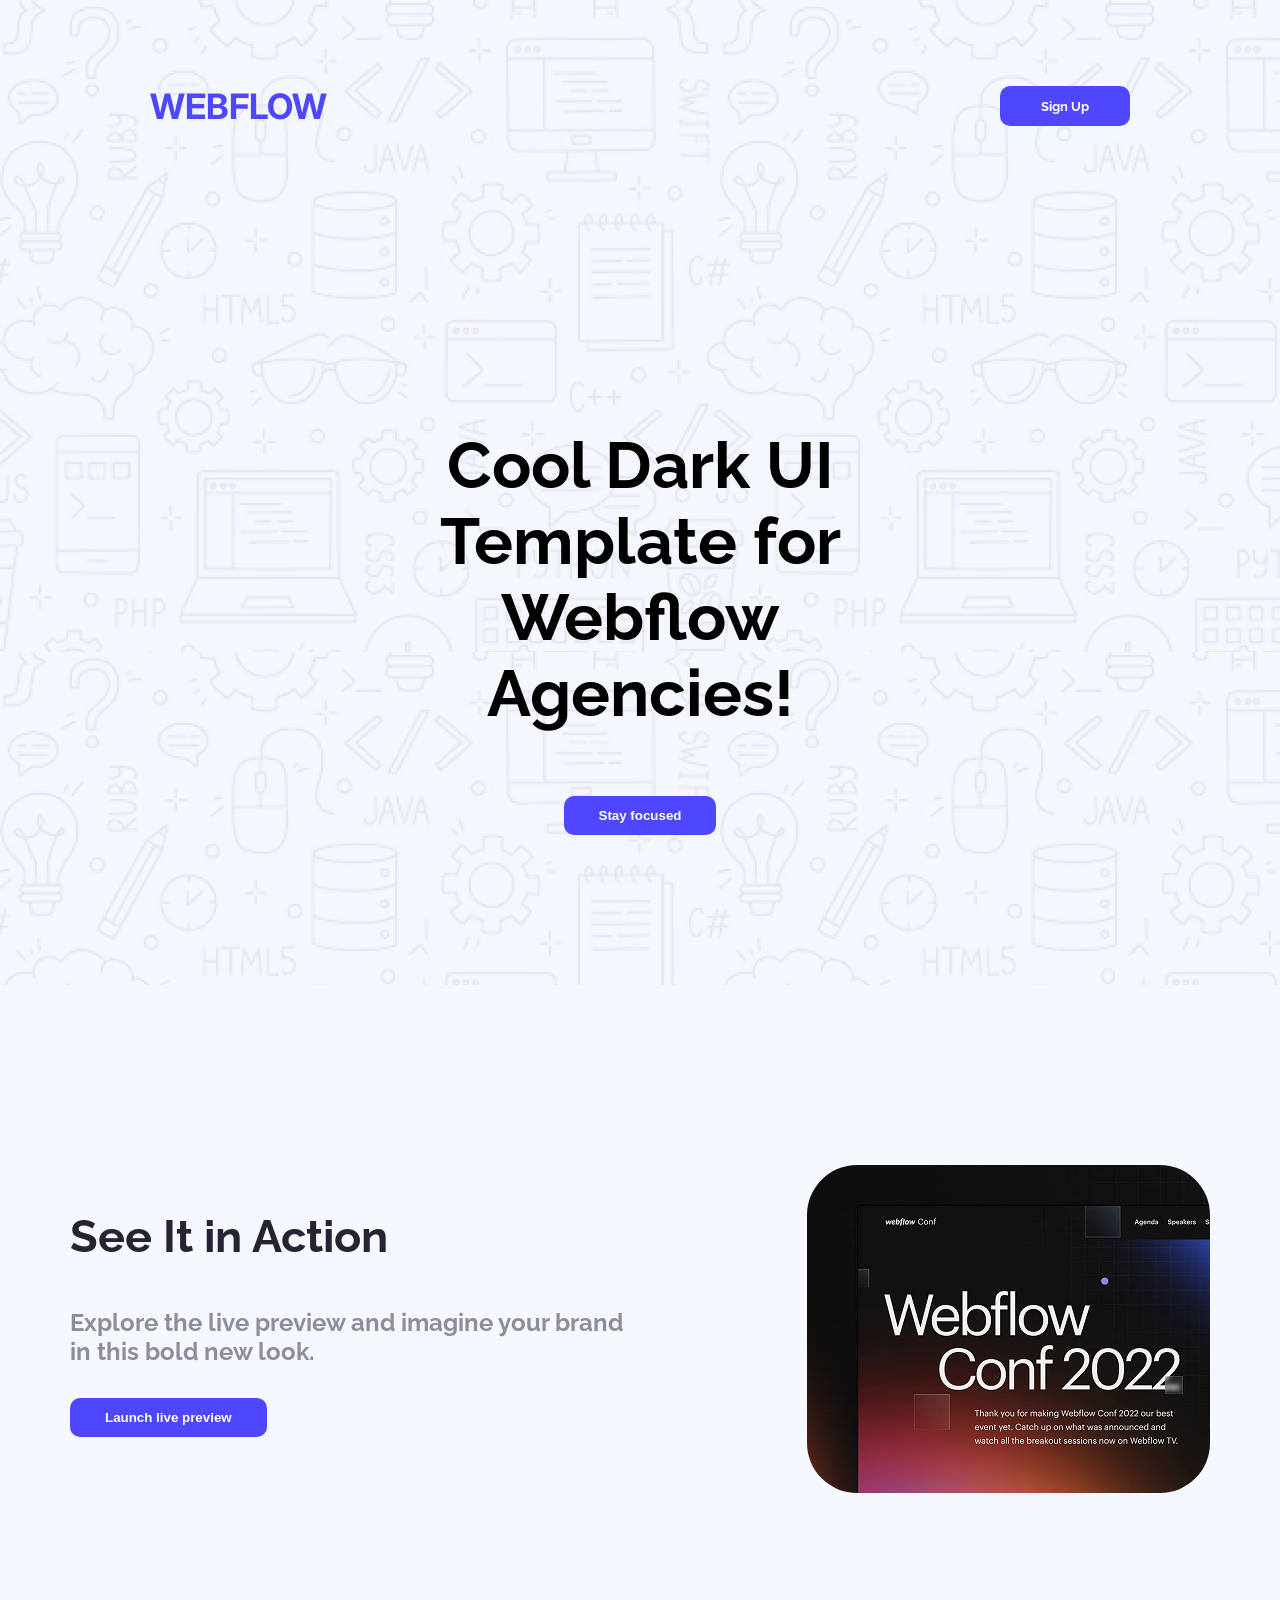
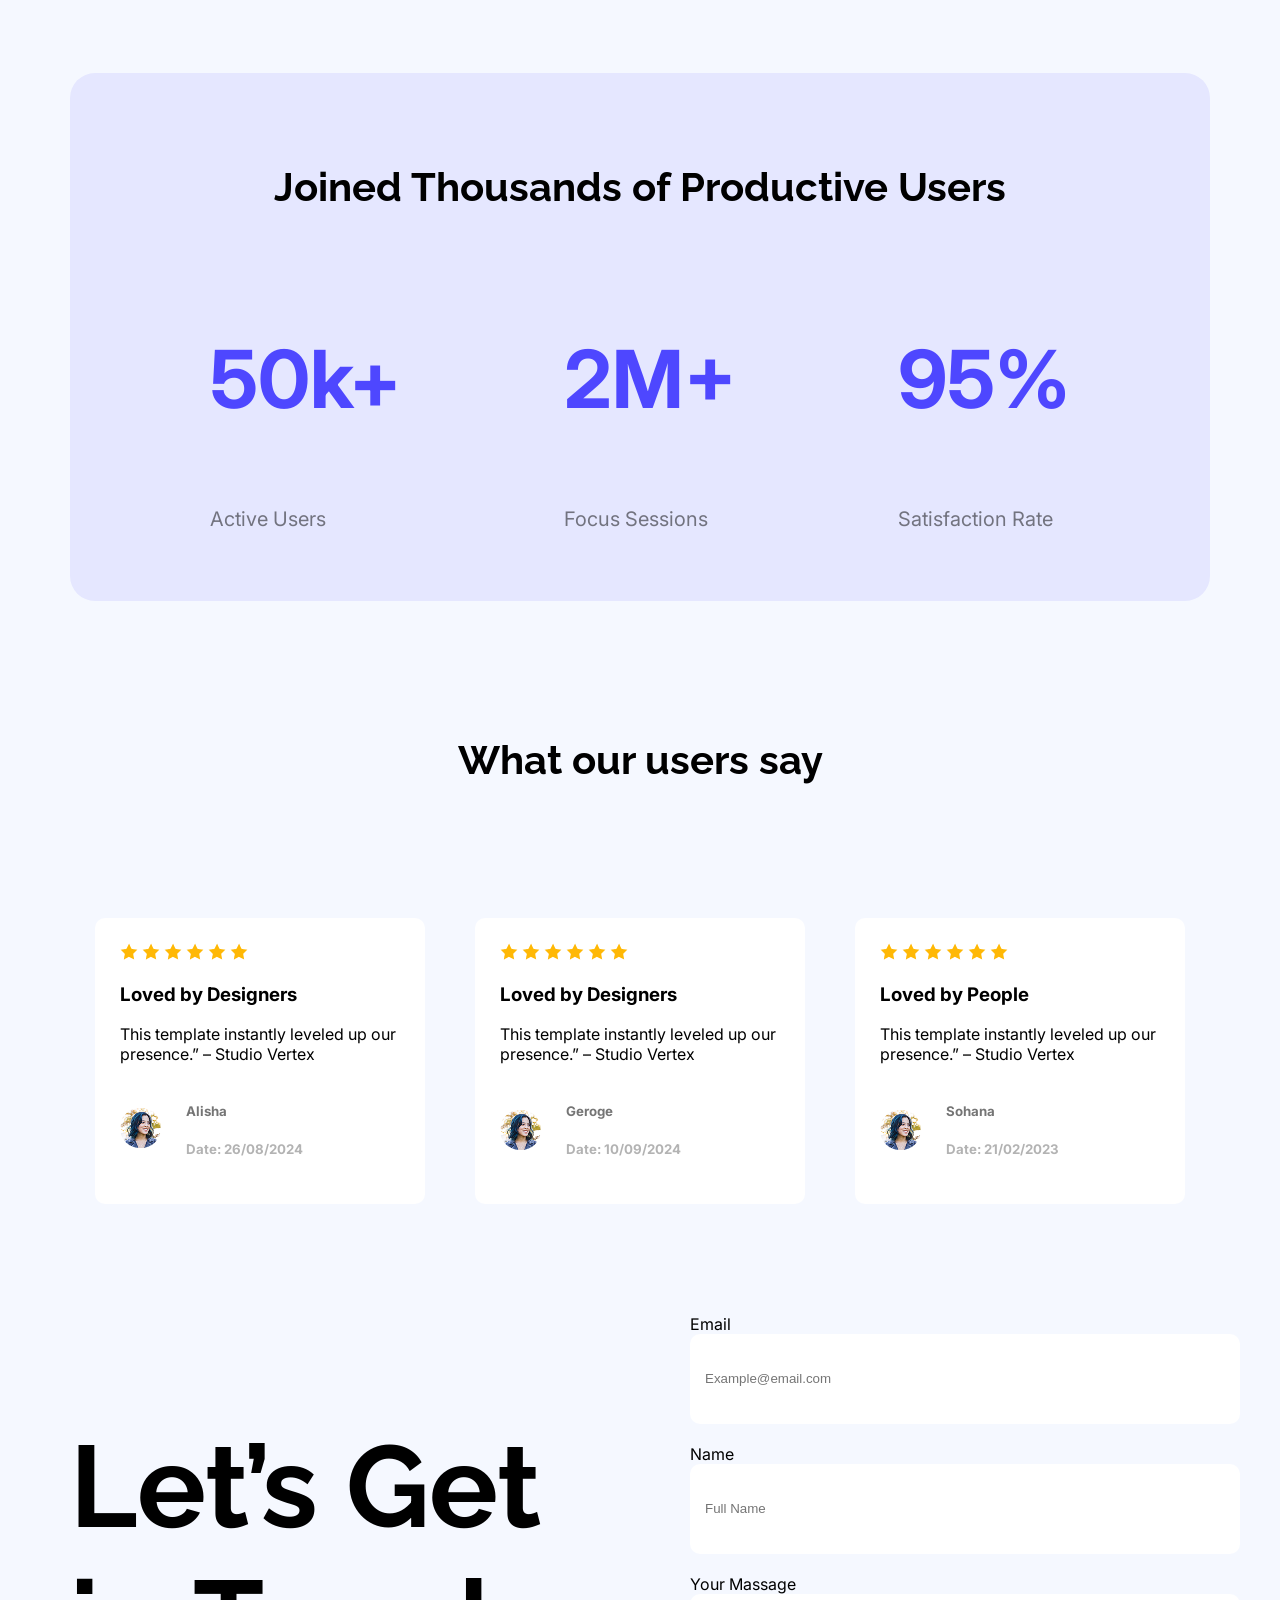
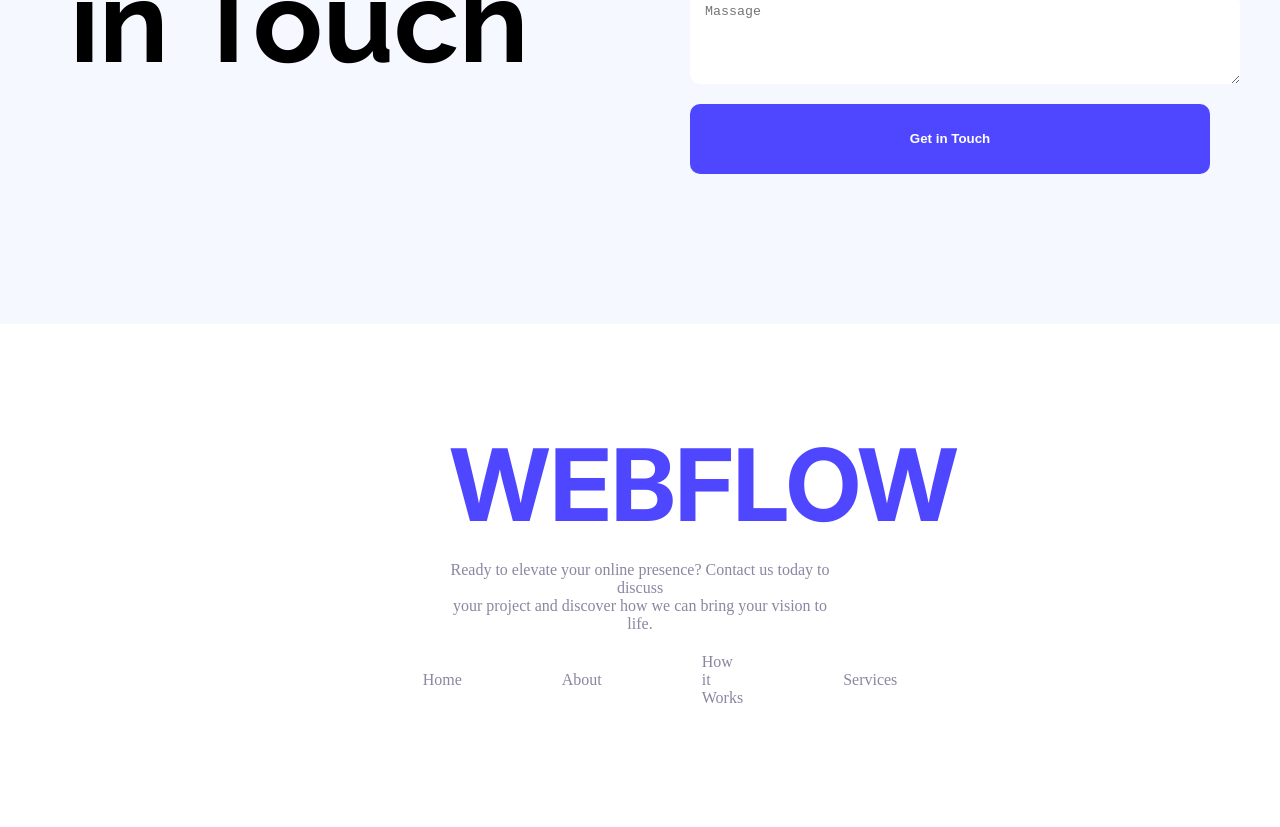
<file: index.html>
<!DOCTYPE html>
<html lang="en">
<head>
    <meta charset="UTF-8">
    <meta name="viewport" content="width=device-width, initial-scale=1.0">
    <!-- Inter FONT-->
    <link rel="preconnect" href="https://fonts.googleapis.com">
    <link rel="preconnect" href="https://fonts.gstatic.com" crossorigin>
    <link href="https://fonts.googleapis.com/css2?family=Inter:ital,opsz,wght@0,14..32,100..900;1,14..32,100..900&display=swap" rel="stylesheet">

    <!-- raleway FONT-->
    <link rel="preconnect" href="https://fonts.googleapis.com">
    <link rel="preconnect" href="https://fonts.gstatic.com" crossorigin>
    <link href="https://fonts.googleapis.com/css2?family=Raleway:ital,wght@0,100..900;1,100..900&display=swap" rel="stylesheet">
    <title>Hero 1 Assignment</title>
    <link rel="stylesheet" href="styles/banner.css">
</head>
<body>
    <header class="header-bg">
        <nav>
            <h3 class="nav-tittle inter-font-one">WEBFLOW</h3>

             <button class="btn-primary  raleway-font-two btn-width">Sign Up</button>
           
        </nav>
        <!-- banner -->
         <div class="banner-container">
            <div class="baner-content">
                <h3 class="banner-tittle raleway-font-two">Cool Dark UI Template for <br>Webflow Agencies!</h3>
                <button class="btn-primary">Stay focused</button>
            </div>
         </div>
    </header>
    <!-- action section -->
     <main>
        <section class="action-container">
            <div class="action-contain">
                <h3 class="action-tittle raleway-font-two">See It in Action</h3>
                <h4 class="common-des-color raleway-font-two action-des">Explore the live preview and imagine your brand in this bold new look.</h4>
                <button class="btn-primary">Launch live preview</button>
            </div>
            <img class="action-image" src="B12A01-landing-launchpad/Assets/wc-mini.png" alt="">
        </section>
        <!-- User -->
          <section class="productive-user">
            <h3 class="productive-user-title raleway-font-two">Joined Thousands of Productive Users</h3>
            <div class="user-information">
                <div class="user-data inter-font-one">
                    <h3 class="user-data-number">50k+</h3>
                    <p class="user-data-description">Active Users</p>
                </div>
                <div class="user-data inter-font-one">
                    <h3 class="user-data-number">2M+</h3>
                    <p class="user-data-description">Focus Sessions</p>
                </div>
                <div class="user-data inter-font-one">
                    <h3 class="user-data-number">95%</h3>
                    <p class="user-data-description">Satisfaction Rate</p>
                </div>
            </div>
            </section>
            <!-- user section -->
              <section class="user-opinion">
            <h3 class="user-opinion-tittle raleway-font-two">What our users say</h3>
            <div class="user-container">
                <div class="user-content">
                    <!-- user-1 -->
                    <div class="user">
                    <div class="review-point">
                         <img src="B12A01-landing-launchpad/Assets/icon-star.png" alt="">
                         <img src="B12A01-landing-launchpad/Assets/icon-star.png" alt="">
                         <img src="B12A01-landing-launchpad/Assets/icon-star.png" alt="">
                         <img src="B12A01-landing-launchpad/Assets/icon-star.png" alt="">
                         <img src="B12A01-landing-launchpad/Assets/icon-star.png" alt="">
                         <img src="B12A01-landing-launchpad/Assets/icon-star.png" alt="">
                         </div>
                    <h3 class="user-feedback-tittle inter-font-one">Loved by Designers</h3>
                    <p class="user-feedback-des inter-font-one">This template instantly leveled up our presence.” – Studio Vertex</p>
                    <div class="user-infor">
                        <div class="img-width">
                            <img class="user-img" src="B12A01-landing-launchpad/Assets/avatar.png" alt="">
                        </div>
                        <div class="user-details">
                            <h5 class="inter-font-one user-name" >Alisha</h5>
                            <h5 class="inter-font-one user-date" >Date: 26/08/2024</h5>
                        </div>
                    </div>
                </div>
                 <!-- user-2 -->

                <div class="user">
                    <div class="review-point">
                        <img src="B12A01-landing-launchpad/Assets/icon-star.png" alt="">
                         <img src="B12A01-landing-launchpad/Assets/icon-star.png" alt="">
                         <img src="B12A01-landing-launchpad/Assets/icon-star.png" alt="">
                         <img src="B12A01-landing-launchpad/Assets/icon-star.png" alt="">
                         <img src="B12A01-landing-launchpad/Assets/icon-star.png" alt="">
                         <img src="B12A01-landing-launchpad/Assets/icon-star.png" alt="">
                         </div>
                         <h3 class="user-feedback-tittle inter-font-one">Loved by Designers</h3>
                    <p class="user-feedback-des inter-font-one">This template instantly leveled up our presence.” – Studio Vertex</p>
                    <div class="user-infor">
                        <img class="user-img" src="B12A01-landing-launchpad/Assets/avatar.png" alt="">
                        <div class="user-details">
                            <h5 class="inter-font-one user-name" >Geroge</h5>
                            <h5 class="inter-font-one user-date" >Date: 10/09/2024</h5>
                        </div>
                    </div>
                </div>
                  <!-- user-3 -->

                <div class="user">
                    <div class="review-point">
                         <img src="B12A01-landing-launchpad/Assets/icon-star.png" alt="">
                         <img src="B12A01-landing-launchpad/Assets/icon-star.png" alt="">
                         <img src="B12A01-landing-launchpad/Assets/icon-star.png" alt="">
                         <img src="B12A01-landing-launchpad/Assets/icon-star.png" alt="">
                         <img src="B12A01-landing-launchpad/Assets/icon-star.png" alt="">
                         <img src="B12A01-landing-launchpad/Assets/icon-star.png" alt="">
                         </div>
                          <h3 class="user-feedback-tittle inter-font-one">Loved by People</h3>
                    <p class="user-feedback-des inter-font-one">This template instantly leveled up our presence.” – Studio Vertex</p>
                    <div class="user-infor">
                        <img class="user-img" src="B12A01-landing-launchpad/Assets/avatar.png" alt="">
                        <div class="user-details">
                            <h5 class="inter-font-one user-name" >Sohana</h5>
                            <h5 class="inter-font-one user-date" >Date: 21/02/2023</h5>
                        </div>
                    </div>
                </div>
                </div>
                
            </div>
         </section>
         <!-- info section -->
                   <section class="feedback-form">
            <!-- info 1st column -->
            <div class="feedback-column">
                <h3 class="feedback-tittle raleway-font-two">Let’s Get in Touch</h3>
            </div>

            <!-- info 2nd column -->

            <div class="feedback-column">
                <form action="">
                    <label class="inter-font-one" for="">Email</label>
                    <input type="email" name="" id="" placeholder="Example@email.com">
                    <label class="inter-font-one" for="">Name</label>
                    <input type="text" name="" id="" placeholder="Full Name">
                    <label class="inter-font-one" for="">Your Massage</label>
                    <textarea name="" id="" cols="30" rows="40" placeholder="Massage"></textarea>
                    <input class="btn-primary" type="submit" value="Get in Touch">
                </form>
            </div>
            </div>
         </section>
    </main>
     <footer>
        <div class="footer-content">
            <div class="footer-info">
                <h3 class="footer-tittle inter-font-one">WEBFLOW</h3>
                <p class="footer-des">Ready to elevate your online presence? Contact us today to discuss <br> your project and discover how we can bring your vision to life.</p>
                <ul>
                    <li>Home</li>
                    <li>About</li>
                    <li>How it Works</li>
                    <li>Services</li>
                </ul>
            </div>
        </div>
    </footer>

</body>
</html>
</file>
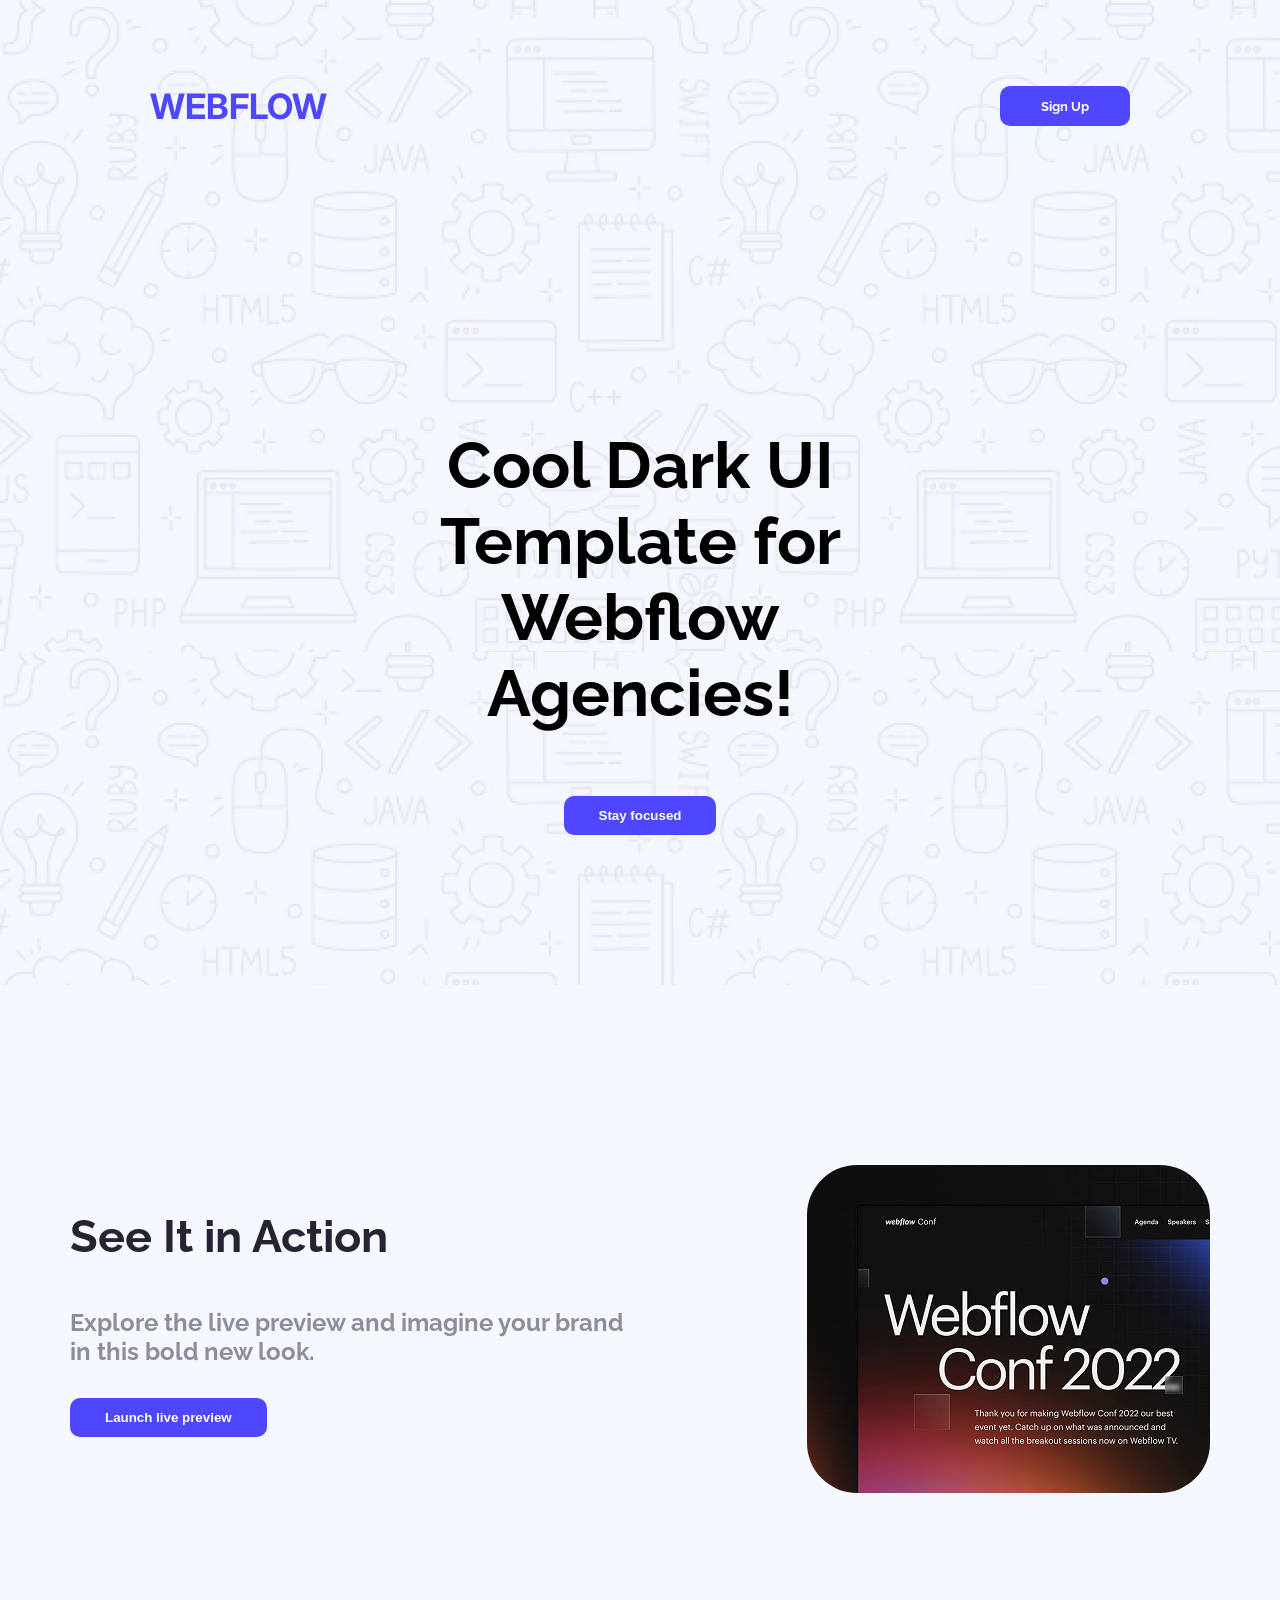
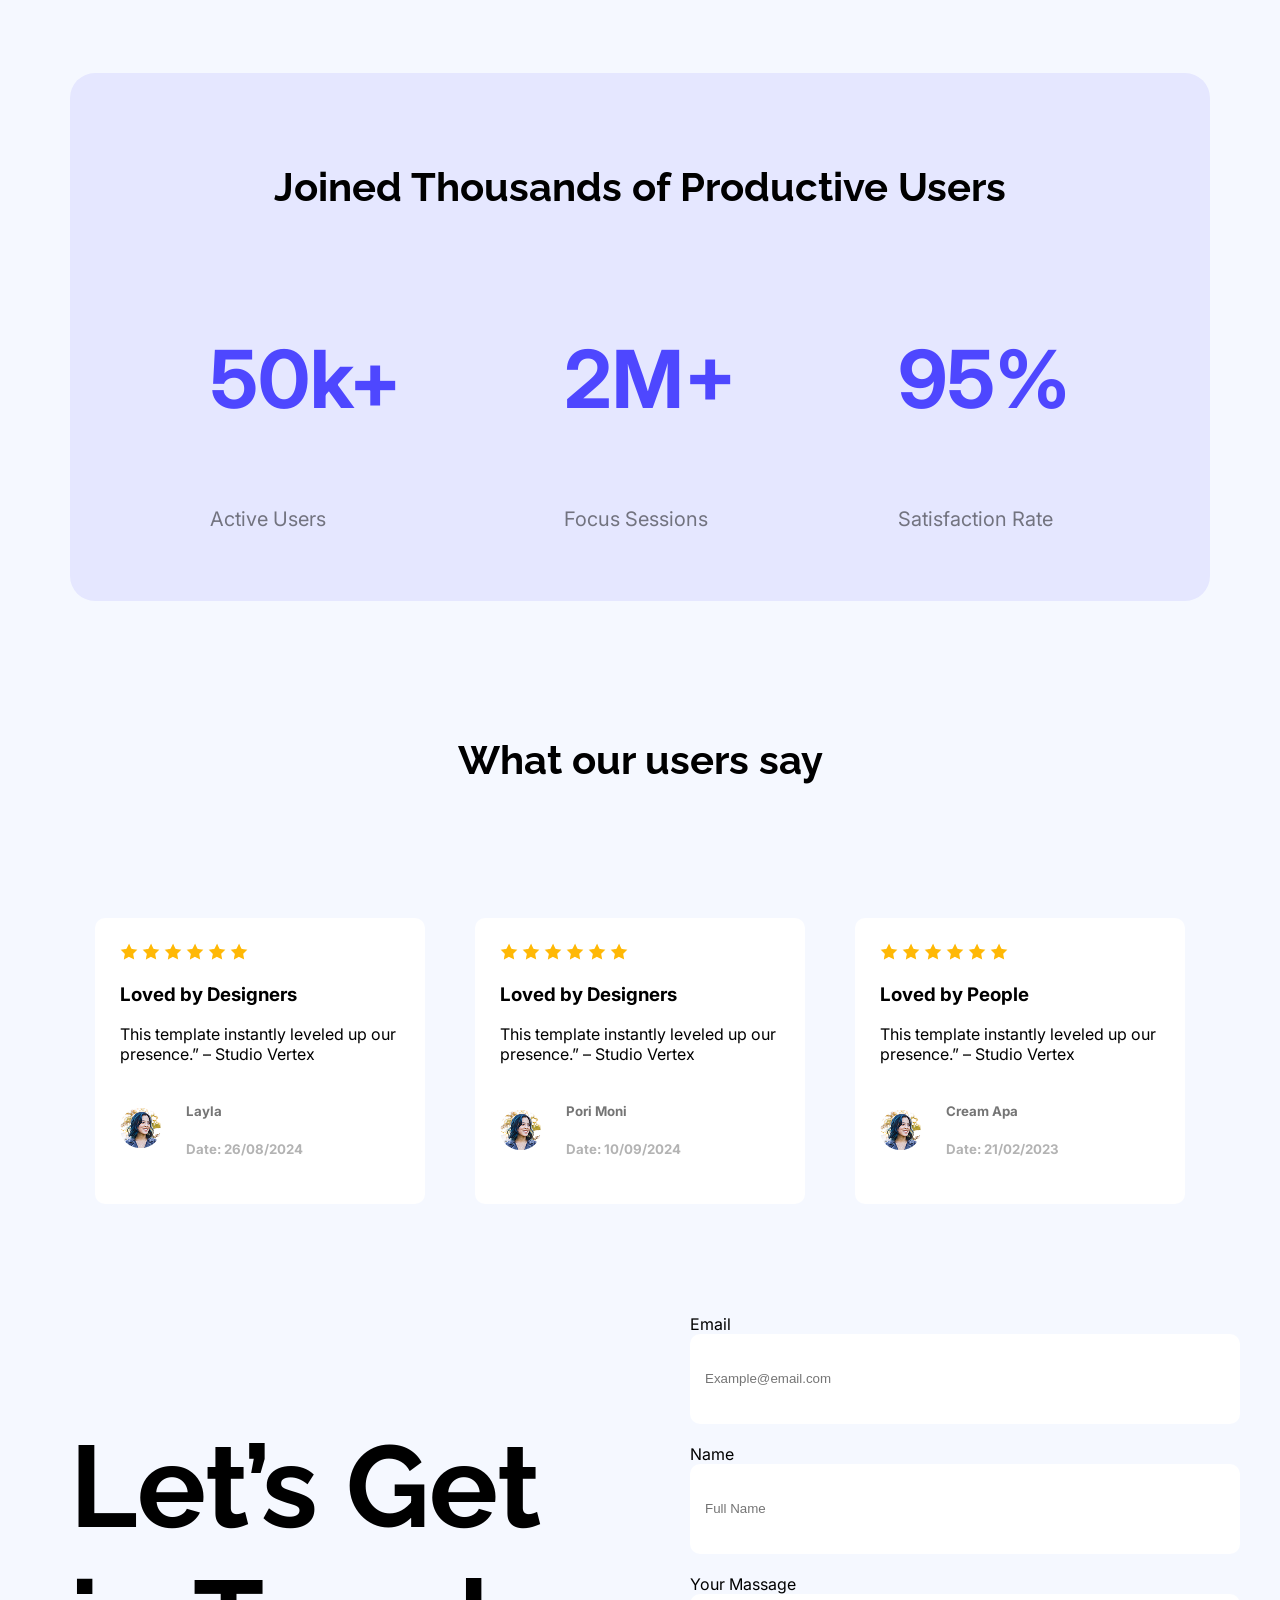
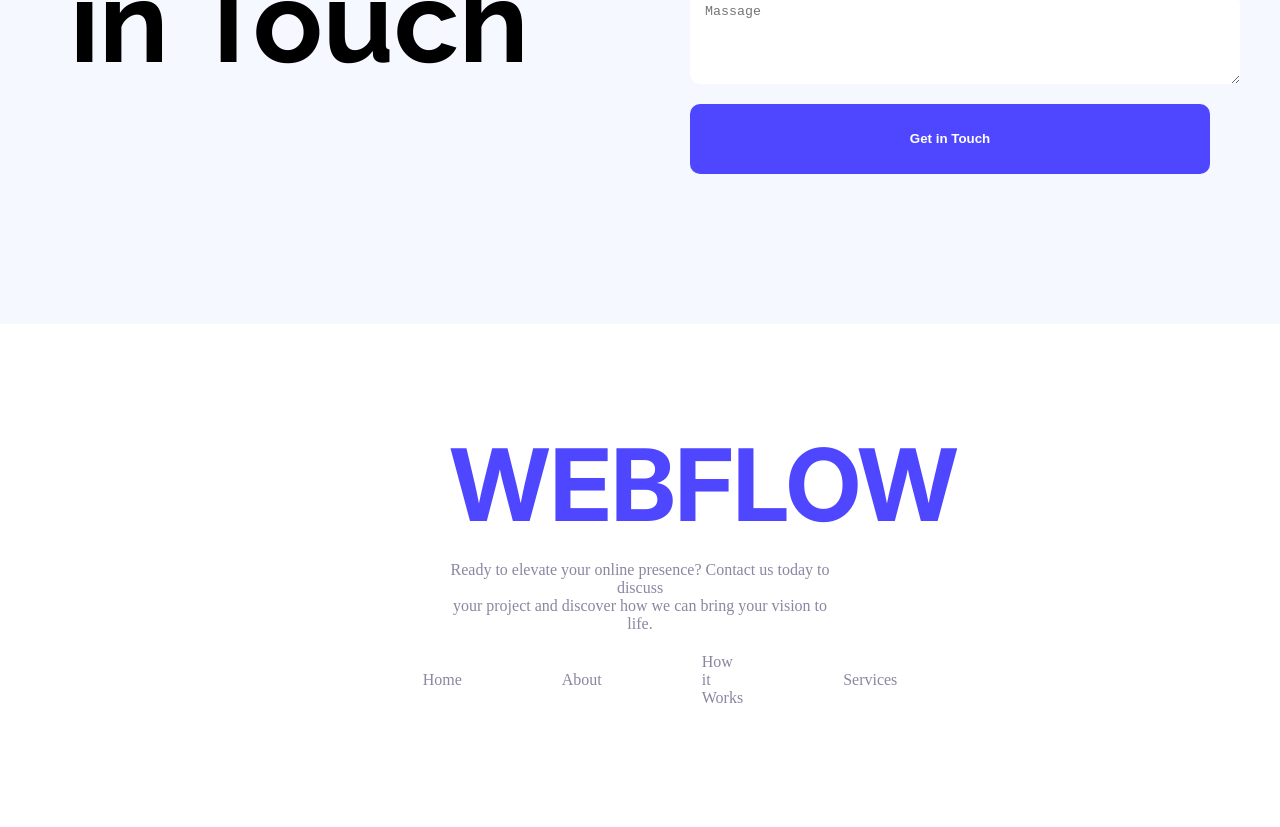
<file: hero1.html>
<!DOCTYPE html>
<html lang="en">
<head>
    <meta charset="UTF-8">
    <meta name="viewport" content="width=device-width, initial-scale=1.0">
    <!-- Inter FONT-->
    <link rel="preconnect" href="https://fonts.googleapis.com">
    <link rel="preconnect" href="https://fonts.gstatic.com" crossorigin>
    <link href="https://fonts.googleapis.com/css2?family=Inter:ital,opsz,wght@0,14..32,100..900;1,14..32,100..900&display=swap" rel="stylesheet">

    <!-- raleway FONT-->
    <link rel="preconnect" href="https://fonts.googleapis.com">
    <link rel="preconnect" href="https://fonts.gstatic.com" crossorigin>
    <link href="https://fonts.googleapis.com/css2?family=Raleway:ital,wght@0,100..900;1,100..900&display=swap" rel="stylesheet">
    <title>Hero 1 Assignment</title>
    <link rel="stylesheet" href="styles/banner.css">
</head>
<body>
    <header class="header-bg">
        <nav>
            <h3 class="nav-tittle inter-font-one">WEBFLOW</h3>

             <button class="btn-primary  raleway-font-two btn-width">Sign Up</button>
           
        </nav>
        <!-- banner -->
         <div class="banner-container">
            <div class="baner-content">
                <h3 class="banner-tittle raleway-font-two">Cool Dark UI Template for <br>Webflow Agencies!</h3>
                <button class="btn-primary">Stay focused</button>
            </div>
         </div>
    </header>
    <!-- action section -->
     <main>
        <section class="action-container">
            <div class="action-contain">
                <h3 class="action-tittle raleway-font-two">See It in Action</h3>
                <h4 class="common-des-color raleway-font-two action-des">Explore the live preview and imagine your brand in this bold new look.</h4>
                <button class="btn-primary">Launch live preview</button>
            </div>
            <img class="action-image" src="B12A01-landing-launchpad/Assets/wc-mini.png" alt="">
        </section>
        <!-- User -->
          <section class="productive-user">
            <h3 class="productive-user-title raleway-font-two">Joined Thousands of Productive Users</h3>
            <div class="user-information">
                <div class="user-data inter-font-one">
                    <h3 class="user-data-number">50k+</h3>
                    <p class="user-data-description">Active Users</p>
                </div>
                <div class="user-data inter-font-one">
                    <h3 class="user-data-number">2M+</h3>
                    <p class="user-data-description">Focus Sessions</p>
                </div>
                <div class="user-data inter-font-one">
                    <h3 class="user-data-number">95%</h3>
                    <p class="user-data-description">Satisfaction Rate</p>
                </div>
            </div>
            </section>
            <!-- user section -->
              <section class="user-opinion">
            <h3 class="user-opinion-tittle raleway-font-two">What our users say</h3>
            <div class="user-container">
                <div class="user-content">
                    <!-- user-1 -->
                    <div class="user">
                    <div class="review-point">
                         <img src="B12A01-landing-launchpad/Assets/icon-star.png" alt="">
                         <img src="B12A01-landing-launchpad/Assets/icon-star.png" alt="">
                         <img src="B12A01-landing-launchpad/Assets/icon-star.png" alt="">
                         <img src="B12A01-landing-launchpad/Assets/icon-star.png" alt="">
                         <img src="B12A01-landing-launchpad/Assets/icon-star.png" alt="">
                         <img src="B12A01-landing-launchpad/Assets/icon-star.png" alt="">
                         </div>
                    <h3 class="user-feedback-tittle inter-font-one">Loved by Designers</h3>
                    <p class="user-feedback-des inter-font-one">This template instantly leveled up our presence.” – Studio Vertex</p>
                    <div class="user-infor">
                        <div class="img-width">
                            <img class="user-img" src="B12A01-landing-launchpad/Assets/avatar.png" alt="">
                        </div>
                        <div class="user-details">
                            <h5 class="inter-font-one user-name" >Layla</h5>
                            <h5 class="inter-font-one user-date" >Date: 26/08/2024</h5>
                        </div>
                    </div>
                </div>
                 <!-- user-2 -->

                <div class="user">
                    <div class="review-point">
                        <img src="B12A01-landing-launchpad/Assets/icon-star.png" alt="">
                         <img src="B12A01-landing-launchpad/Assets/icon-star.png" alt="">
                         <img src="B12A01-landing-launchpad/Assets/icon-star.png" alt="">
                         <img src="B12A01-landing-launchpad/Assets/icon-star.png" alt="">
                         <img src="B12A01-landing-launchpad/Assets/icon-star.png" alt="">
                         <img src="B12A01-landing-launchpad/Assets/icon-star.png" alt="">
                         </div>
                         <h3 class="user-feedback-tittle inter-font-one">Loved by Designers</h3>
                    <p class="user-feedback-des inter-font-one">This template instantly leveled up our presence.” – Studio Vertex</p>
                    <div class="user-infor">
                        <img class="user-img" src="B12A01-landing-launchpad/Assets/avatar.png" alt="">
                        <div class="user-details">
                            <h5 class="inter-font-one user-name" >Pori Moni</h5>
                            <h5 class="inter-font-one user-date" >Date: 10/09/2024</h5>
                        </div>
                    </div>
                </div>
                  <!-- user-3 -->

                <div class="user">
                    <div class="review-point">
                         <img src="B12A01-landing-launchpad/Assets/icon-star.png" alt="">
                         <img src="B12A01-landing-launchpad/Assets/icon-star.png" alt="">
                         <img src="B12A01-landing-launchpad/Assets/icon-star.png" alt="">
                         <img src="B12A01-landing-launchpad/Assets/icon-star.png" alt="">
                         <img src="B12A01-landing-launchpad/Assets/icon-star.png" alt="">
                         <img src="B12A01-landing-launchpad/Assets/icon-star.png" alt="">
                         </div>
                          <h3 class="user-feedback-tittle inter-font-one">Loved by People</h3>
                    <p class="user-feedback-des inter-font-one">This template instantly leveled up our presence.” – Studio Vertex</p>
                    <div class="user-infor">
                        <img class="user-img" src="B12A01-landing-launchpad/Assets/avatar.png" alt="">
                        <div class="user-details">
                            <h5 class="inter-font-one user-name" >Cream Apa</h5>
                            <h5 class="inter-font-one user-date" >Date: 21/02/2023</h5>
                        </div>
                    </div>
                </div>
                </div>
                
            </div>
         </section>
         <!-- info section -->
                   <section class="feedback-form">
            <!-- info 1st column -->
            <div class="feedback-column">
                <h3 class="feedback-tittle raleway-font-two">Let’s Get in Touch</h3>
            </div>

            <!-- info 2nd column -->

            <div class="feedback-column">
                <form action="">
                    <label class="inter-font-one" for="">Email</label>
                    <input type="email" name="" id="" placeholder="Example@email.com">
                    <label class="inter-font-one" for="">Name</label>
                    <input type="text" name="" id="" placeholder="Full Name">
                    <label class="inter-font-one" for="">Your Massage</label>
                    <textarea name="" id="" cols="30" rows="40" placeholder="Massage"></textarea>
                    <input class="btn-primary" type="submit" value="Get in Touch">
                </form>
            </div>
            </div>
         </section>
    </main>
     <footer>
        <div class="footer-content">
            <!-- <div class="footer-info"> -->
                <h3 class="footer-tittle inter-font-one">WEBFLOW</h3>
                <p class="footer-des">Ready to elevate your online presence? Contact us today to discuss <br> your project and discover how we can bring your vision to life.</p>
                <ul>
                    <li>Home</li>
                    <li>About</li>
                    <li>How it Works</li>
                    <li>Services</li>
                </ul>
            </div>
        </div>
    </footer>

</body>
</html>
</file>
<file: styles/banner.css>
/* inter */
.inter-font-one{
  font-family: "Inter", sans-serif;
  font-optical-sizing: auto;
  font-style: normal;
}
/* railway */
.raleway-font-two {
  font-family: "Raleway", sans-serif;
  font-optical-sizing: auto;
  font-style: normal;
}
/* shared  */
.btn-primary{
    background-color: #4E47FF;
    border-radius: 10px;
    border: none;
    padding: 12px 35px;
    color: white;
    font-weight: bold;
}
.btn-width{
    width: 130px;
}
.btn-primary:hover{
    background-color:rgb(142, 118, 142);
}
.common-des-color{
    color: rgba(37, 36, 50, 0.5);
}
body{
    margin: 0;
    background-color: #F5F8FF;
}
/* header  */
.header-bg{
    background-image: url(../B12A01-landing-launchpad/Assets/Hero-bg.png);
    width: 100%;
}
/* nav  */
nav{
    display: flex;
    align-items: center;
    justify-content: space-between;
    margin: 0 150px;
    padding: 50px 0;
}

.nav-tittle{
    color: rgba(78, 71, 255, 1);
    font-size: 35px;
}

/* Banner section */
.banner-container{
    margin: 0 250px ;
    padding: 150px;
    text-align: center;
    
}
.banner-tittle{
    font-size: 65px;
    font-weight: bold;
}
/* main  */
main{
    width: 1140px;
    margin: 0 auto;
    margin-top: 120px;
    margin-bottom: 120px;
}
/* action section  */
.action-container{
    display: flex;
    justify-content: space-between;
    padding: 60px 0;
}
.action-contain{
    width: 50%;
}
.action-tittle{
    font-size: 45px;
    font-weight: bold;
    color: #252432;
}
.action-des{
    font-size: 24px;
}
.action-image{
    border-radius: 50px;
}
/* user  */
.productive-user{
    
    border-radius: 25px;
    padding: 50px 140px;
    background-color: #E5E7FF;
    margin-top: 120px;
    margin-bottom: 40px;
}
.user-information{
    display: flex;
    justify-content: space-between;
   
}

.productive-user-title{
    font-size: 40px;
    font-weight: bold;
    text-align: center;
}

.user-data-number{
    font-size: 80px;
    font-weight: bold;
    color: #4E47FF;
}
.user-data-description{
    font-size: 20px;
    color: rgba(0, 0, 0, 0.5);
}
/* user section */
.user-opinion-tittle{
    font-size: 40px;
    font-weight: bold;
    text-align: center;
    margin-top: 135px;
    margin-bottom: 135px;
}

.user-content{
    display: flex;
}
.user{  
    border-radius: 10px;
    background-color:white;
    margin: 0 25px;
    padding: 25px;
}
.user-infor{
    display: flex;
    align-items: center;
    gap: 25px;
}
.user-img{
    border-radius: 100px;
    
}
.user-name{
color: rgba(117, 117, 117, 1);
}
.user-date{
    color: rgba(179, 179, 179, 1);
}

/*  info section  */
.feedback-form{
    display: flex;
    
    gap: 100px;
    align-items: center;
    margin-top: 100px;
  
}
.feedback-tittle{
   
    font-size: 115px;
    font-weight: bold;
    align-items: center;
    
}
.feedback-column{
    width: 50%;
}

form input[type="email"], form input[type="text"],form input[type="submit"], textarea{
    display: block;
    width: 100%;
    height: 70px;
    border-radius: 10px;
    margin-bottom: 20px;
    border: none;
    padding: 10px 15px;
}
footer{
    background-color: white;
}

.footer-tittle{
    font-size: 100px;
    color: rgba(78, 71, 255, 1);
    text-align: center;
    margin: 0 auto;

}
.footer-des{
    color: rgba(137, 135, 161, 1);
    text-align: center;
}

.footer-content{
  
    padding: 100px 450px;
}

footer ul{
    display: flex;
    justify-content: center;
    align-items: center;
    margin: 20px;
    
}
footer li {
    list-style: none;
    margin: 0 50px ;
    color: rgba(137, 135, 161, 1);
    cursor: pointer;
    
}
</file>
